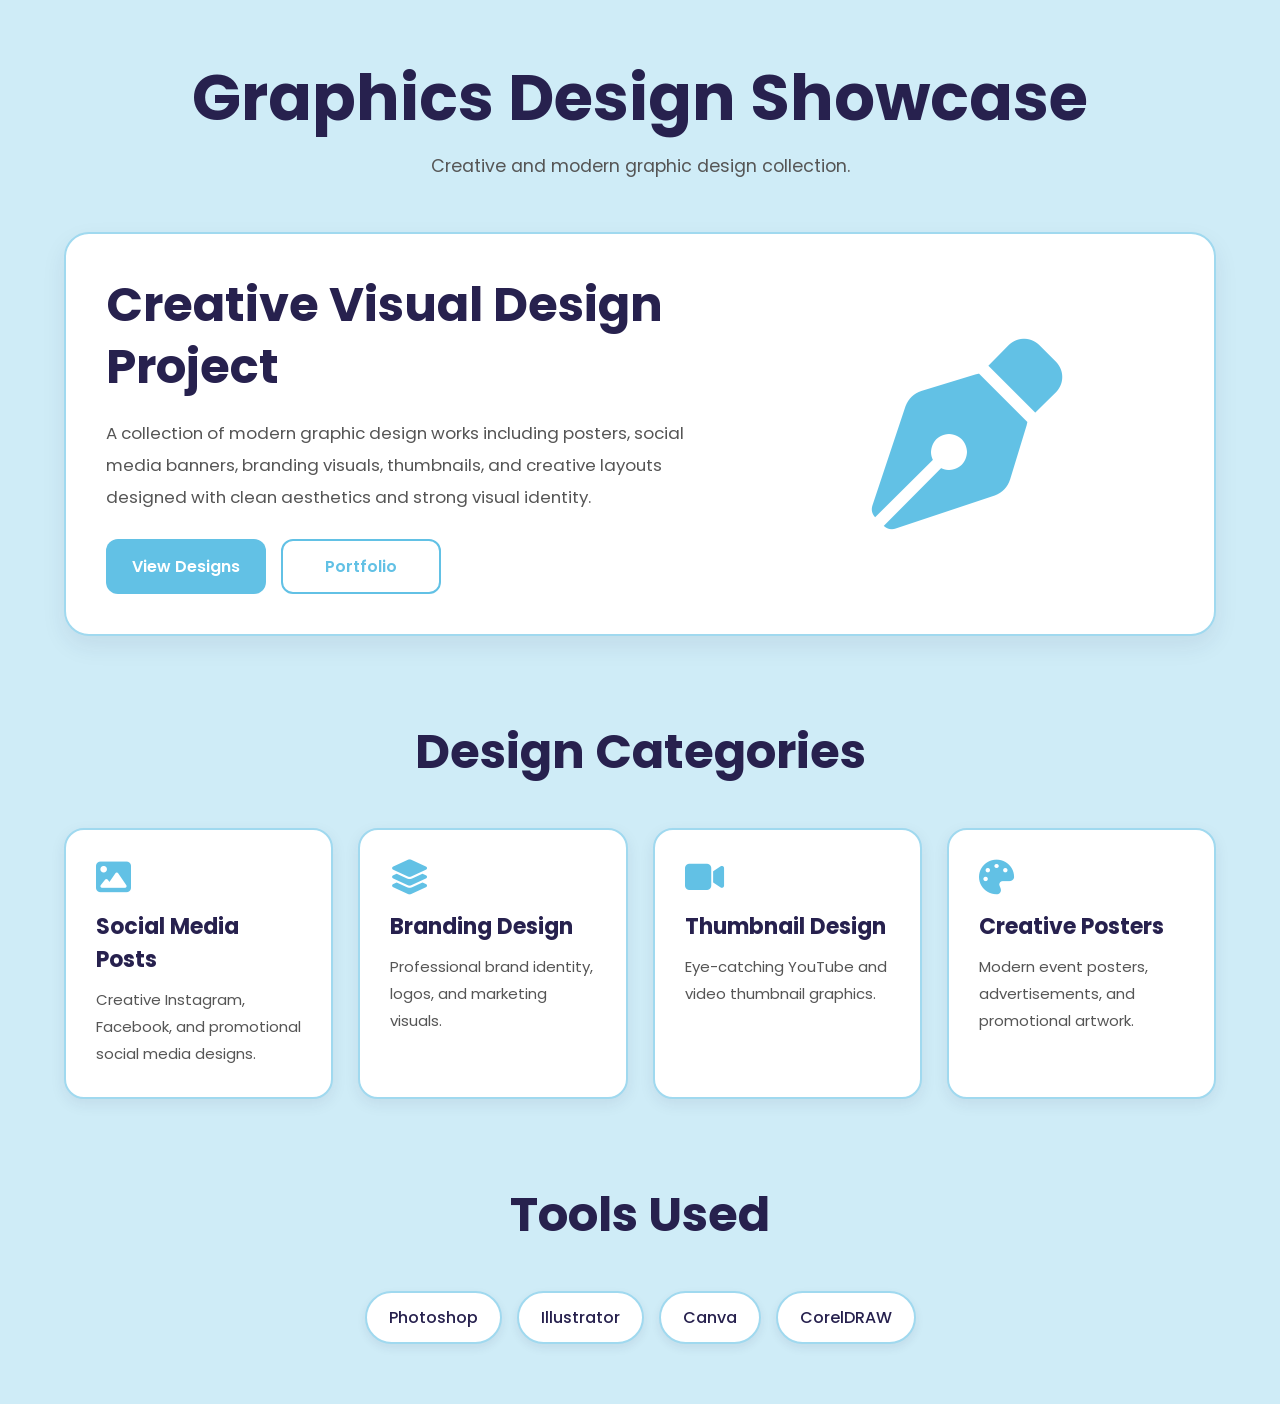
<file: Graphics-design.html>
<!DOCTYPE html>
<html lang="en">
<head>
    <meta charset="UTF-8" />
    <meta name="viewport" content="width=device-width, initial-scale=1.0"/>
    <title>Graphics Design Project</title>

    <!-- Google Font -->
    <link href="https://fonts.googleapis.com/css2?family=Poppins:wght@300;400;500;600;700&display=swap" rel="stylesheet">

    <!-- Font Awesome -->
    <link rel="stylesheet" href="https://cdnjs.cloudflare.com/ajax/libs/font-awesome/6.5.1/css/all.min.css"/>

    <style>

        *{
            margin:0;
            padding:0;
            box-sizing:border-box;
            font-family:'Poppins',sans-serif;
        }

        :root{
            --c1:#cfecf7;
            --c2:#a0d9ef;
            --c3:#62c1e5;
            --c4:#b5d6e0;
            --c5:#27214e;
        }

        html{
            scroll-behavior:smooth;
        }

        body{
            background:var(--c1);
            color:var(--c5);
            overflow-x:hidden;
        }

        img{
            max-width:100%;
            display:block;
        }

        .container{
            width:90%;
            max-width:1200px;
            margin:auto;
            padding:60px 0;
        }

        /* Header */
        .header{
            text-align:center;
            margin-bottom:50px;
        }

        .header h1{
            font-size:clamp(2.3rem,5vw,4rem);
            margin-bottom:15px;
            color:var(--c5);
            line-height:1.2;
        }

        .header p{
            font-size:clamp(0.95rem,2vw,1.1rem);
            color:#555;
            max-width:700px;
            margin:auto;
            line-height:1.7;
        }

        /* Banner */
        .banner{
            background:white;
            border:2px solid var(--c2);
            border-radius:25px;
            padding:40px;
            display:flex;
            justify-content:space-between;
            align-items:center;
            gap:40px;
            flex-wrap:wrap;
            box-shadow:0 10px 25px rgba(39,33,78,0.08);
        }

        .banner-text{
            flex:1 1 500px;
        }

        .banner-text h2{
            font-size:clamp(1.8rem,4vw,3rem);
            margin-bottom:20px;
            color:var(--c5);
            line-height:1.3;
        }

        .banner-text p{
            font-size:clamp(0.95rem,2vw,1.05rem);
            line-height:1.9;
            color:#555;
            margin-bottom:25px;
        }

        /* Buttons */
        .buttons{
            display:flex;
            gap:15px;
            flex-wrap:wrap;
        }

        .buttons a{
            text-decoration:none;
            padding:13px 24px;
            border-radius:12px;
            font-weight:600;
            transition:0.3s ease;
            display:inline-flex;
            align-items:center;
            justify-content:center;
            min-width:160px;
            text-align:center;
        }

        .demo-btn{
            background:var(--c3);
            color:white;
        }

        .demo-btn:hover{
            background:var(--c5);
        }

        .github-btn{
            border:2px solid var(--c3);
            color:var(--c3);
            background:white;
        }

        .github-btn:hover{
            background:var(--c3);
            color:white;
        }

        .buttons a:hover{
            transform:translateY(-4px);
        }

        /* Icon */
        .banner-icon{
            flex:1 1 300px;
            text-align:center;
        }

        .banner-icon i{
            font-size:clamp(6rem,15vw,12rem);
            color:var(--c3);
        }

        /* Section Title */
        .section-title{
            text-align:center;
            font-size:clamp(2rem,4vw,3rem);
            margin:80px 0 40px;
            color:var(--c5);
        }

        /* Design Grid */
        .design-grid{
            display:grid;
            grid-template-columns:repeat(auto-fit,minmax(250px,1fr));
            gap:25px;
        }

        .design-card{
            background:white;
            padding:30px;
            border-radius:20px;
            border:2px solid var(--c2);
            box-shadow:0 5px 15px rgba(39,33,78,0.08);
            transition:0.3s ease;
            height:100%;
        }

        .design-card:hover{
            transform:translateY(-6px);
        }

        .design-card i{
            font-size:35px;
            color:var(--c3);
            margin-bottom:15px;
        }

        .design-card h3{
            font-size:22px;
            margin-bottom:10px;
            color:var(--c5);
        }

        .design-card p{
            color:#555;
            line-height:1.8;
            font-size:15px;
        }

        /* Tools */
        .tools{
            display:flex;
            justify-content:center;
            flex-wrap:wrap;
            gap:15px;
            margin-top:30px;
        }

        .tools span{
            background:white;
            padding:12px 22px;
            border-radius:50px;
            border:2px solid var(--c2);
            box-shadow:0 4px 10px rgba(39,33,78,0.08);
            font-weight:500;
            color:var(--c5);
            transition:0.3s ease;
        }

        .tools span:hover{
            transform:translateY(-3px);
            background:var(--c3);
            color:white;
        }

        /* Tablet */
        @media(max-width:992px){

            .banner{
                text-align:center;
                padding:35px;
            }

            .buttons{
                justify-content:center;
            }

            .banner-text{
                flex:1 1 100%;
            }

            .banner-icon{
                flex:1 1 100%;
            }
        }

        /* Mobile */
        @media(max-width:768px){

            .container{
                width:92%;
                padding:40px 0;
            }

            .banner{
                padding:25px;
                gap:25px;
                border-radius:20px;
            }

            .buttons{
                flex-direction:column;
                width:100%;
            }

            .buttons a{
                width:100%;
            }

            .design-card{
                padding:25px;
            }

            .tools{
                gap:12px;
            }

            .tools span{
                width:100%;
                text-align:center;
            }
        }

        /* Small Mobile */
        @media(max-width:480px){

            .header{
                margin-bottom:35px;
            }

            .banner-text p{
                line-height:1.7;
            }

            .design-card h3{
                font-size:20px;
            }

            .design-card p{
                font-size:14px;
            }
        }

    </style>
</head>
<body>

    <div class="container">

        <!-- Header -->
        <div class="header">
            <h1>Graphics Design Showcase</h1>
            <p>Creative and modern graphic design collection.</p>
        </div>

        <!-- Banner -->
        <div class="banner">

            <div class="banner-text">
                <h2>Creative Visual Design Project</h2>

                <p>
                    A collection of modern graphic design works including posters,
                    social media banners, branding visuals, thumbnails, and creative layouts
                    designed with clean aesthetics and strong visual identity.
                </p>

                <div class="buttons">
                    <a href="#" class="demo-btn">View Designs</a>
                    <a href="index.html" class="github-btn">Portfolio</a>
                </div>

            </div>

            <div class="banner-icon">
                <i class="fa-solid fa-pen-nib"></i>
            </div>

        </div>

        <!-- Categories -->
        <h2 class="section-title">Design Categories</h2>

        <div class="design-grid">

            <div class="design-card">
                <i class="fa-solid fa-image"></i>
                <h3>Social Media Posts</h3>
                <p>Creative Instagram, Facebook, and promotional social media designs.</p>
            </div>

            <div class="design-card">
                <i class="fa-solid fa-layer-group"></i>
                <h3>Branding Design</h3>
                <p>Professional brand identity, logos, and marketing visuals.</p>
            </div>

            <div class="design-card">
                <i class="fa-solid fa-video"></i>
                <h3>Thumbnail Design</h3>
                <p>Eye-catching YouTube and video thumbnail graphics.</p>
            </div>

            <div class="design-card">
                <i class="fa-solid fa-palette"></i>
                <h3>Creative Posters</h3>
                <p>Modern event posters, advertisements, and promotional artwork.</p>
            </div>

        </div>

        <!-- Tools -->
        <h2 class="section-title">Tools Used</h2>

        <div class="tools">
            <span>Photoshop</span>
            <span>Illustrator</span>
            <span>Canva</span>
            <span>CorelDRAW</span>
        </div>

    </div>

</body>
</html>
</file>
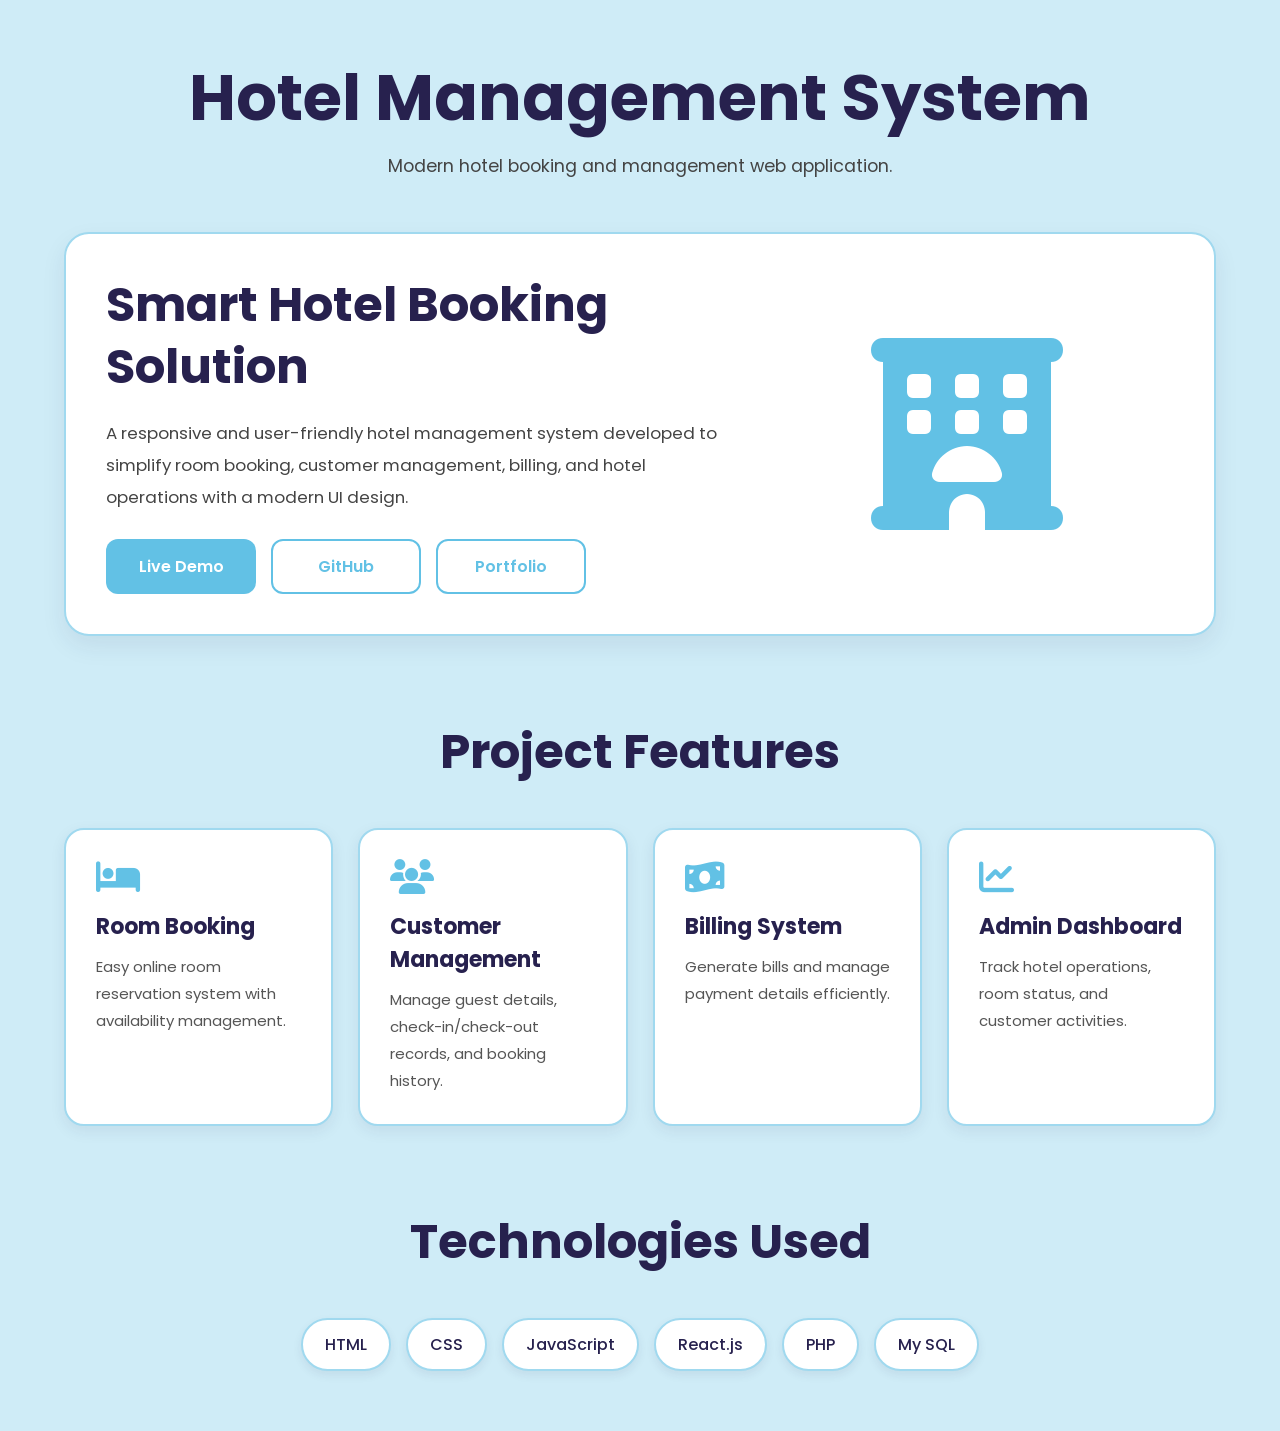
<file: hotel-management.html>
<!DOCTYPE html>
<html lang="en">
<head>
    <meta charset="UTF-8" />
    <meta name="viewport" content="width=device-width, initial-scale=1.0"/>
    <title>Hotel Management System</title>

    <!-- Google Font -->
    <link href="https://fonts.googleapis.com/css2?family=Poppins:wght@300;400;500;600;700&display=swap" rel="stylesheet">

    <!-- Font Awesome -->
    <link rel="stylesheet" href="https://cdnjs.cloudflare.com/ajax/libs/font-awesome/6.5.1/css/all.min.css"/>

    <style>

        /* Global Reset */
        *{
            padding:0;
            margin:0;
            box-sizing:border-box;
            font-family:'Poppins',sans-serif;
        }

        /* Color Variables */
        :root{
            --c1: #cfecf7;
            --c2: #a0d9ef;
            --c3: #62c1e5;
            --c4: #b5d6e0;
            --c5: #27214e;
        }

        html{
            scroll-behavior:smooth;
        }

        body{
            background:var(--c1);
            color:var(--c5);
            overflow-x:hidden;
        }

        img{
            max-width:100%;
            display:block;
        }

        .project-container{
            width:90%;
            max-width:1200px;
            margin:auto;
            padding:60px 0;
        }

        /* Header */
        .project-header{
            text-align:center;
            margin-bottom:50px;
        }

        .project-header h1{
            font-size:clamp(2.2rem,5vw,4rem);
            margin-bottom:15px;
            color:var(--c5);
            line-height:1.2;
        }

        .project-header p{
            font-size:clamp(0.95rem,2vw,1.1rem);
            color:#444;
            max-width:700px;
            margin:auto;
            line-height:1.7;
        }

        /* Banner */
        .project-banner{
            background:white;
            border:2px solid var(--c2);
            border-radius:25px;
            padding:40px;
            display:flex;
            justify-content:space-between;
            align-items:center;
            gap:40px;
            box-shadow:0 10px 25px rgba(39,33,78,0.08);
            flex-wrap:wrap;
        }

        .banner-text{
            flex:1 1 500px;
        }

        .banner-text h2{
            font-size:clamp(1.8rem,4vw,3rem);
            margin-bottom:20px;
            color:var(--c5);
            line-height:1.3;
        }

        .banner-text p{
            font-size:clamp(0.95rem,2vw,1.05rem);
            line-height:1.9;
            color:#444;
            margin-bottom:25px;
        }

        /* Buttons */
        .project-btns{
            display:flex;
            gap:15px;
            flex-wrap:wrap;
        }

        .project-btns a{
            text-decoration:none;
            padding:13px 24px;
            border-radius:12px;
            font-weight:600;
            transition:0.3s ease;
            display:inline-flex;
            align-items:center;
            justify-content:center;
            min-width:150px;
            text-align:center;
        }

        .live-btn{
            background:var(--c3);
            color:white;
        }

        .live-btn:hover{
            background:var(--c5);
        }

        .github-btn{
            border:2px solid var(--c3);
            color:var(--c3);
            background:white;
        }

        .github-btn:hover{
            background:var(--c3);
            color:white;
        }

        .project-btns a:hover{
            transform:translateY(-4px);
        }

        /* Banner Icon */
        .banner-icon{
            flex:1 1 300px;
            text-align:center;
        }

        .banner-icon i{
            font-size:clamp(6rem,15vw,12rem);
            color:var(--c3);
        }

        /* Section Title */
        .section-title{
            text-align:center;
            font-size:clamp(2rem,4vw,3rem);
            margin:80px 0 40px;
            color:var(--c5);
        }

        /* Features */
        .features-grid{
            display:grid;
            grid-template-columns:repeat(auto-fit,minmax(250px,1fr));
            gap:25px;
        }

        .feature-card{
            background:white;
            padding:30px;
            border-radius:20px;
            border:2px solid var(--c2);
            box-shadow:0 5px 15px rgba(39,33,78,0.08);
            transition:0.3s ease;
            height:100%;
        }

        .feature-card:hover{
            transform:translateY(-6px);
        }

        .feature-card i{
            font-size:35px;
            color:var(--c3);
            margin-bottom:15px;
        }

        .feature-card h3{
            margin-bottom:10px;
            font-size:22px;
            color:var(--c5);
        }

        .feature-card p{
            color:#555;
            line-height:1.8;
            font-size:15px;
        }

        /* Tech Stack */
        .tech-stack{
            display:flex;
            justify-content:center;
            flex-wrap:wrap;
            gap:15px;
            margin-top:30px;
        }

        .tech-stack span{
            background:white;
            padding:12px 22px;
            border-radius:50px;
            border:2px solid var(--c2);
            box-shadow:0 4px 10px rgba(39,33,78,0.08);
            font-weight:500;
            color:var(--c5);
            transition:0.3s ease;
        }

        .tech-stack span:hover{
            transform:translateY(-3px);
            background:var(--c3);
            color:white;
        }

        /* Tablets */
        @media(max-width:992px){

            .project-banner{
                padding:35px;
                text-align:center;
            }

            .project-btns{
                justify-content:center;
            }

            .banner-text{
                flex:1 1 100%;
            }

            .banner-icon{
                flex:1 1 100%;
            }
        }

        /* Mobile */
        @media(max-width:768px){

            .project-container{
                width:92%;
                padding:40px 0;
            }

            .project-banner{
                padding:25px;
                gap:25px;
                border-radius:20px;
            }

            .project-btns{
                flex-direction:column;
                width:100%;
            }

            .project-btns a{
                width:100%;
            }

            .feature-card{
                padding:25px;
            }

            .tech-stack{
                gap:12px;
            }

            .tech-stack span{
                width:100%;
                text-align:center;
            }
        }

        /* Small Mobile */
        @media(max-width:480px){

            .project-header{
                margin-bottom:35px;
            }

            .banner-text p{
                line-height:1.7;
            }

            .feature-card h3{
                font-size:20px;
            }

            .feature-card p{
                font-size:14px;
            }
        }

    </style>
</head>
<body>

    <div class="project-container">

        <!-- Header -->
        <div class="project-header">
            <h1>Hotel Management System</h1>
            <p>Modern hotel booking and management web application.</p>
        </div>

        <!-- Banner -->
        <div class="project-banner">

            <div class="banner-text">
                <h2>Smart Hotel Booking Solution</h2>

                <p>
                    A responsive and user-friendly hotel management system developed to simplify room booking,
                    customer management, billing, and hotel operations with a modern UI design.
                </p>

                <div class="project-btns">
                    <a href="https://your-live-url-here.com" class="live-btn" target="_blank" rel="noreferrer">
                        Live Demo
                    </a>

                    <a href="https://github.com/dev-sujitkr" class="github-btn" target="_blank" rel="noreferrer">
                        GitHub
                    </a>

                    <a href="index.html" class="github-btn">
                        Portfolio
                    </a>
                </div>
            </div>

            <div class="banner-icon">
                <i class="fa-solid fa-hotel"></i>
            </div>

        </div>

        <!-- Features -->
        <h2 class="section-title">Project Features</h2>

        <div class="features-grid">

            <div class="feature-card">
                <i class="fa-solid fa-bed"></i>
                <h3>Room Booking</h3>
                <p>Easy online room reservation system with availability management.</p>
            </div>

            <div class="feature-card">
                <i class="fa-solid fa-users"></i>
                <h3>Customer Management</h3>
                <p>Manage guest details, check-in/check-out records, and booking history.</p>
            </div>

            <div class="feature-card">
                <i class="fa-solid fa-money-bill-wave"></i>
                <h3>Billing System</h3>
                <p>Generate bills and manage payment details efficiently.</p>
            </div>

            <div class="feature-card">
                <i class="fa-solid fa-chart-line"></i>
                <h3>Admin Dashboard</h3>
                <p>Track hotel operations, room status, and customer activities.</p>
            </div>

        </div>

        <!-- Technologies -->
        <h2 class="section-title">Technologies Used</h2>

        <div class="tech-stack">
            <span>HTML</span>
            <span>CSS</span>
            <span>JavaScript</span>
            <span>React.js</span>
            <span>PHP</span>
            <span>My SQL</span>
        </div>

    </div>

</body>
</html>
</file>
